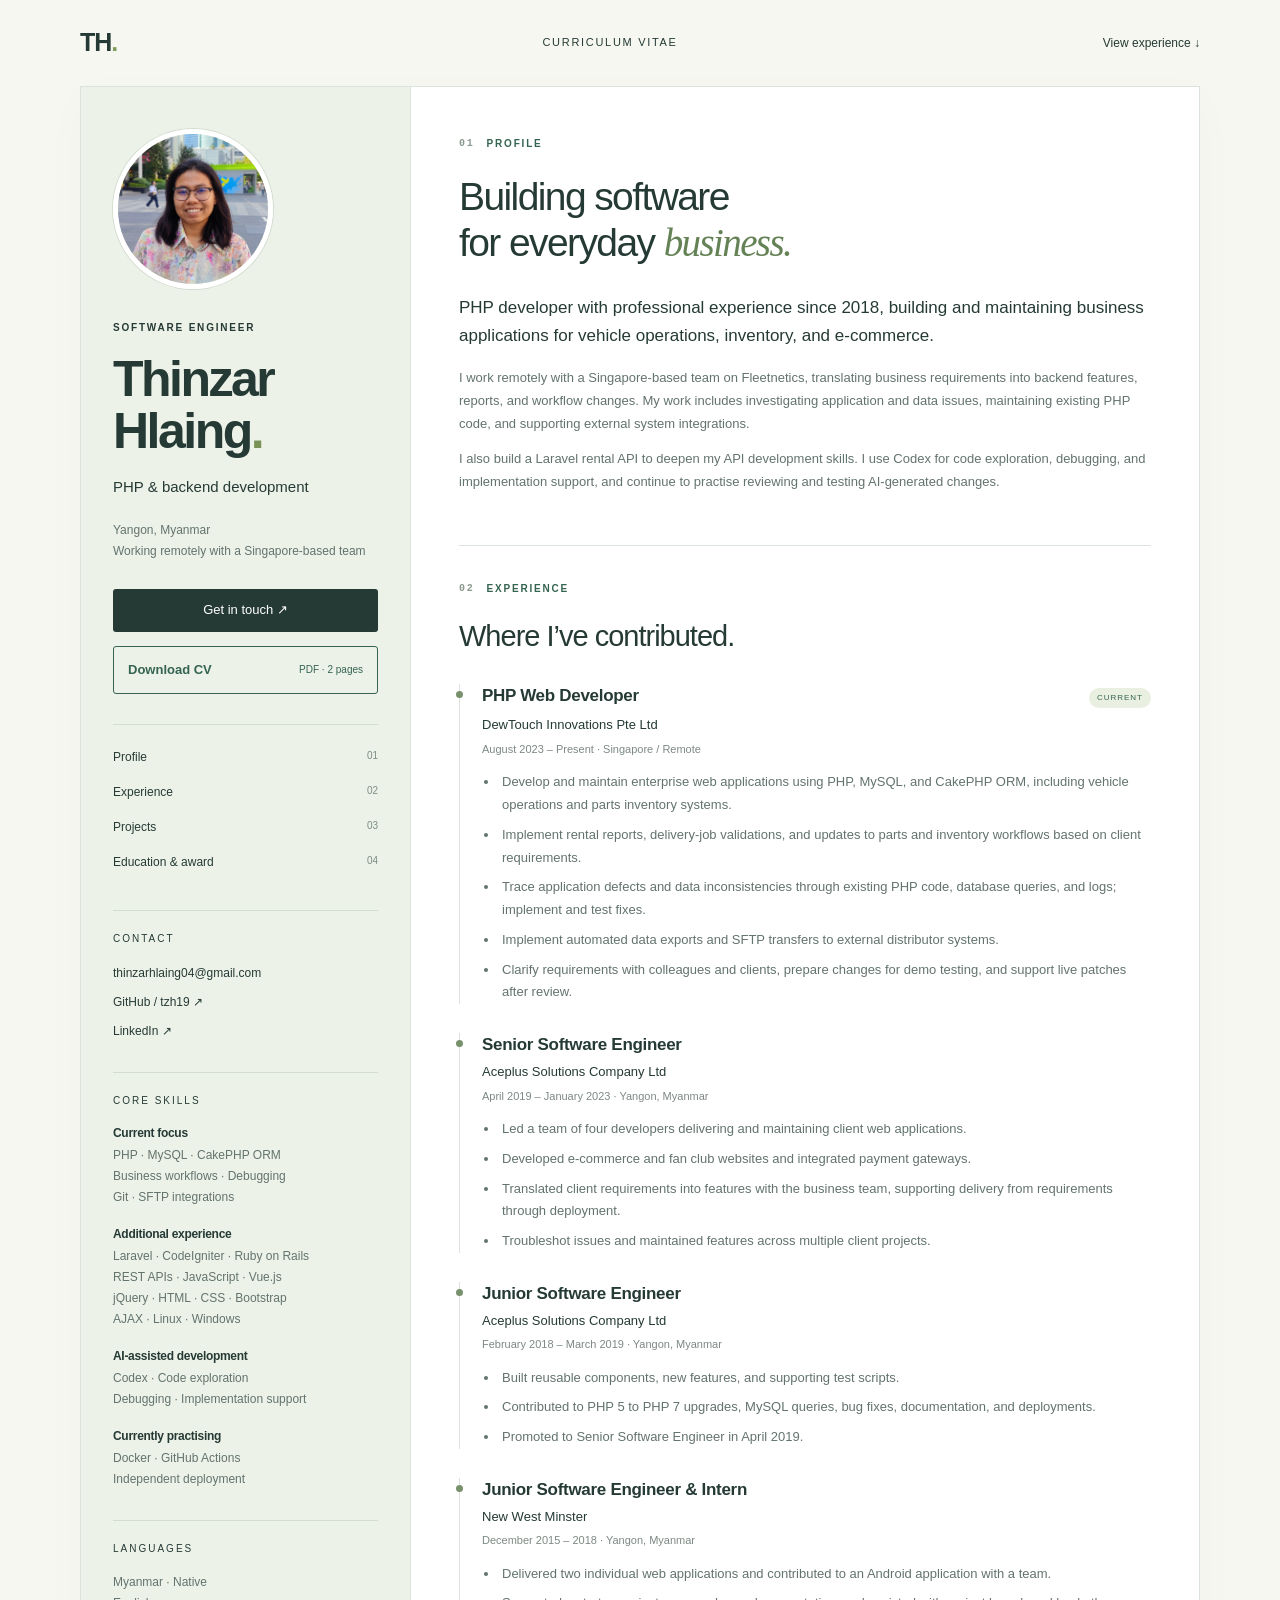
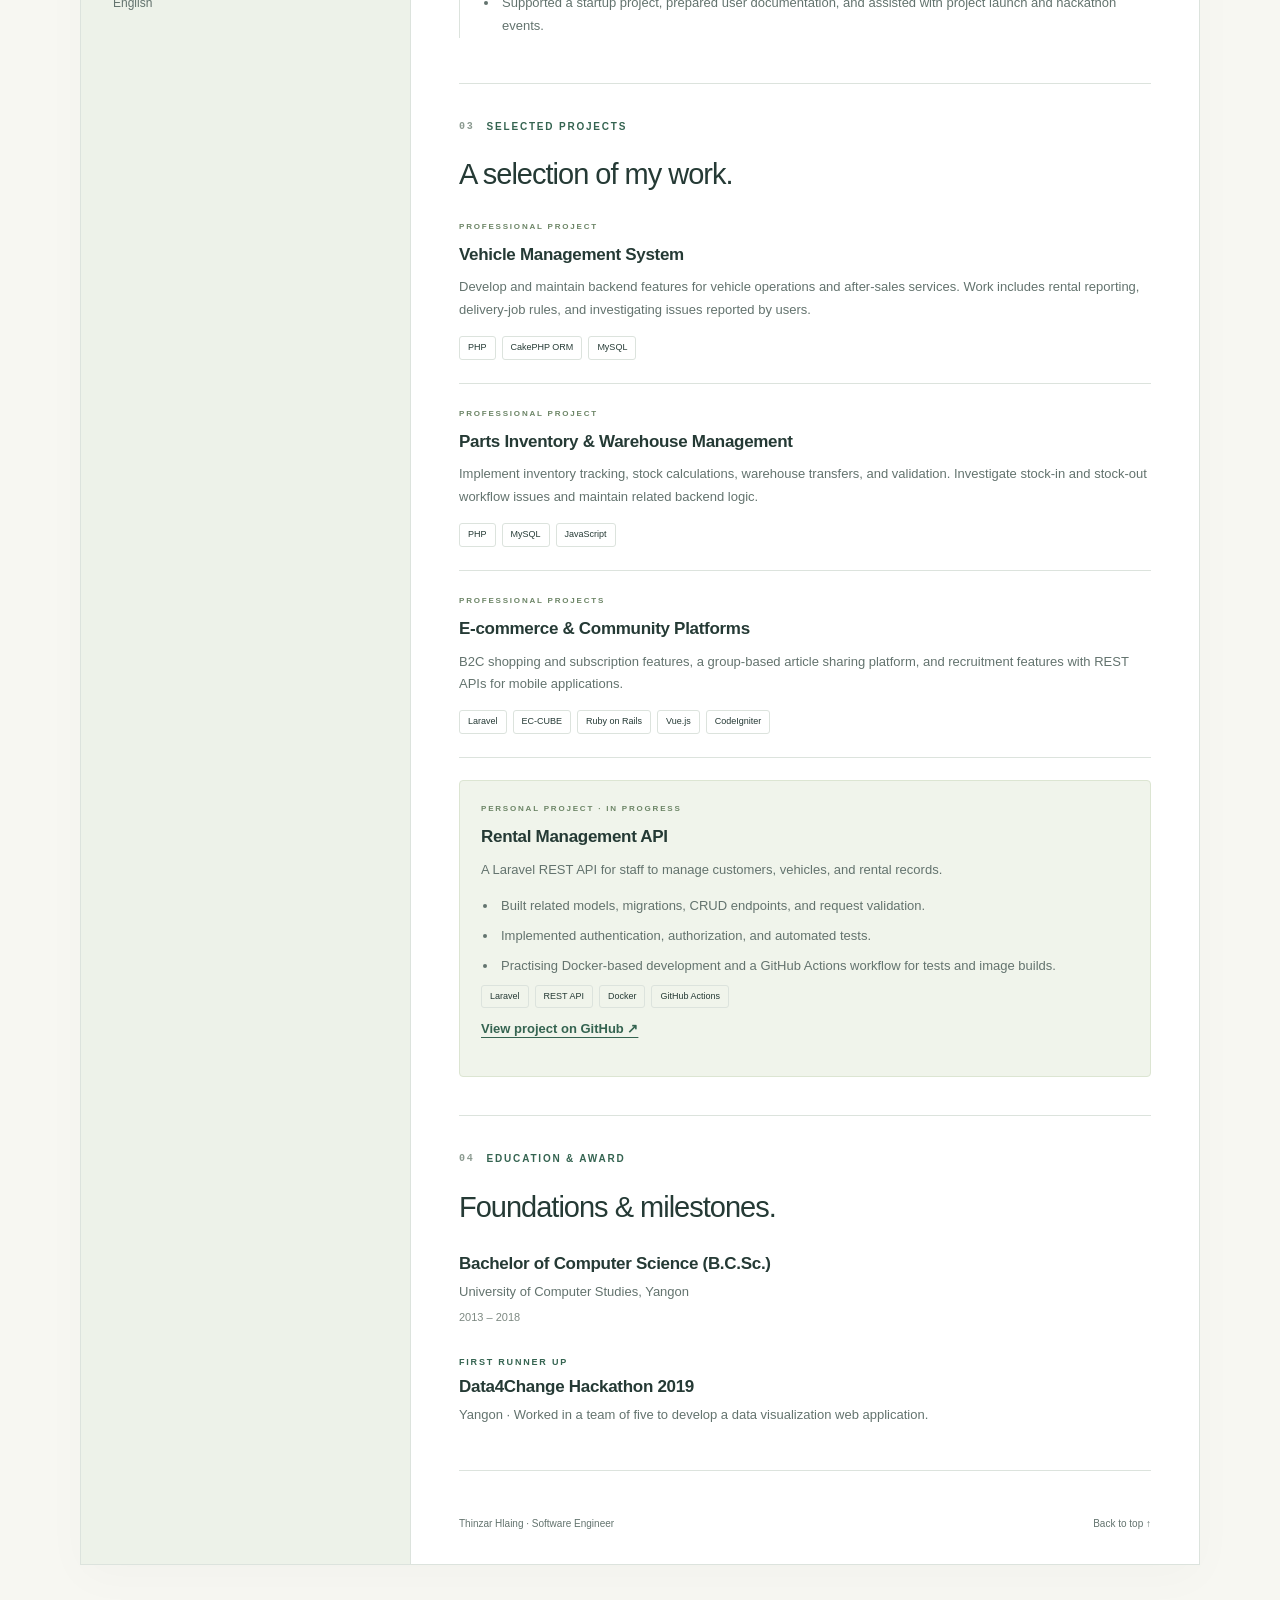
<file: index.html>
<!doctype html>
<html lang="en">
<head><meta charset="utf-8"><meta name="viewport" content="width=device-width, initial-scale=1"><meta name="description" content="Thinzar Hlaing — Software Engineer specializing in PHP and backend development."><title>Thinzar Hlaing | Software Engineer</title><link rel="stylesheet" href="styles.css"></head>
<body>
<a class="skip" href="#main">Skip to CV</a>
<header class="topbar"><a href="#main">TH<span>.</span></a><span>CURRICULUM VITAE</span><a href="#experience">View experience ↓</a></header>
<main id="main" class="resume">
<aside class="sidebar">
<img class="portrait" src="assets/thinzar-portrait.png" alt="Thinzar Hlaing smiling" width="160" height="160">
<p class="label">SOFTWARE ENGINEER</p><h1>Thinzar<br>Hlaing<span>.</span></h1><p class="role">PHP & backend development</p><p class="location">Yangon, Myanmar<br>Working remotely with a Singapore-based team</p>
<a class="contact-button" href="mailto:thinzarhlaing04@gmail.com">Get in touch ↗</a>
<a class="download-button" href="output/pdf/Thinzar-Hlaing-CV.pdf" download="Thinzar-Hlaing-CV.pdf">Download CV <span>PDF · 2 pages</span></a>
<nav aria-label="CV sections"><a href="#profile">Profile <span>01</span></a><a href="#experience">Experience <span>02</span></a><a href="#projects">Projects <span>03</span></a><a href="#education">Education & award <span>04</span></a></nav>
<section class="side-section"><h2>CONTACT</h2><a href="mailto:thinzarhlaing04@gmail.com">thinzarhlaing04@gmail.com</a><a href="https://github.com/tzh19">GitHub / tzh19 ↗</a><a href="https://www.linkedin.com/in/thinzar-hlaing">LinkedIn ↗</a></section>
<section class="side-section"><h2>CORE SKILLS</h2><h3>Current focus</h3><p>PHP · MySQL · CakePHP ORM<br>Business workflows · Debugging<br>Git · SFTP integrations</p><h3>Additional experience</h3><p>Laravel · CodeIgniter · Ruby on Rails<br>REST APIs · JavaScript · Vue.js<br>jQuery · HTML · CSS · Bootstrap<br>AJAX · Linux · Windows</p><h3>AI-assisted development</h3><p>Codex · Code exploration<br>Debugging · Implementation support</p><h3>Currently practising</h3><p>Docker · GitHub Actions<br>Independent deployment</p></section>
<section class="side-section"><h2>LANGUAGES</h2><p>Myanmar · Native<br>English</p></section>
</aside>
<div class="content">
<section id="profile" class="cv-section profile"><div class="section-label"><span>01</span> PROFILE</div><h2>Building software<br>for everyday <em>business.</em></h2><p class="intro">PHP developer with professional experience since 2018, building and maintaining business applications for vehicle operations, inventory, and e-commerce.</p><p>I work remotely with a Singapore-based team on Fleetnetics, translating business requirements into backend features, reports, and workflow changes. My work includes investigating application and data issues, maintaining existing PHP code, and supporting external system integrations.</p><p>I also build a Laravel rental API to deepen my API development skills. I use Codex for code exploration, debugging, and implementation support, and continue to practise reviewing and testing AI-generated changes.</p></section>
<section id="experience" class="cv-section"><div class="section-label"><span>02</span> EXPERIENCE</div><h2>Where I’ve contributed.</h2>
<article class="job"><div class="job-heading"><h3>PHP Web Developer</h3><span class="current">CURRENT</span></div><p class="company">DewTouch Innovations Pte Ltd</p><p class="meta">August 2023 – Present · Singapore / Remote</p><ul><li>Develop and maintain enterprise web applications using PHP, MySQL, and CakePHP ORM, including vehicle operations and parts inventory systems.</li><li>Implement rental reports, delivery-job validations, and updates to parts and inventory workflows based on client requirements.</li><li>Trace application defects and data inconsistencies through existing PHP code, database queries, and logs; implement and test fixes.</li><li>Implement automated data exports and SFTP transfers to external distributor systems.</li><li>Clarify requirements with colleagues and clients, prepare changes for demo testing, and support live patches after review.</li></ul></article>
<article class="job"><h3>Senior Software Engineer</h3><p class="company">Aceplus Solutions Company Ltd</p><p class="meta">April 2019 – January 2023 · Yangon, Myanmar</p><ul><li>Led a team of four developers delivering and maintaining client web applications.</li><li>Developed e-commerce and fan club websites and integrated payment gateways.</li><li>Translated client requirements into features with the business team, supporting delivery from requirements through deployment.</li><li>Troubleshot issues and maintained features across multiple client projects.</li></ul></article>
<article class="job"><h3>Junior Software Engineer</h3><p class="company">Aceplus Solutions Company Ltd</p><p class="meta">February 2018 – March 2019 · Yangon, Myanmar</p><ul><li>Built reusable components, new features, and supporting test scripts.</li><li>Contributed to PHP 5 to PHP 7 upgrades, MySQL queries, bug fixes, documentation, and deployments.</li><li>Promoted to Senior Software Engineer in April 2019.</li></ul></article>
<article class="job"><h3>Junior Software Engineer & Intern</h3><p class="company">New West Minster</p><p class="meta">December 2015 – 2018 · Yangon, Myanmar</p><ul><li>Delivered two individual web applications and contributed to an Android application with a team.</li><li>Supported a startup project, prepared user documentation, and assisted with project launch and hackathon events.</li></ul></article></section>
<section id="projects" class="cv-section"><div class="section-label"><span>03</span> SELECTED PROJECTS</div><h2>A selection of my work.</h2>
<article class="project"><p class="label">PROFESSIONAL PROJECT</p><h3>Vehicle Management System</h3><p>Develop and maintain backend features for vehicle operations and after-sales services. Work includes rental reporting, delivery-job rules, and investigating issues reported by users.</p><div class="tags"><span>PHP</span><span>CakePHP ORM</span><span>MySQL</span></div></article>
<article class="project"><p class="label">PROFESSIONAL PROJECT</p><h3>Parts Inventory & Warehouse Management</h3><p>Implement inventory tracking, stock calculations, warehouse transfers, and validation. Investigate stock-in and stock-out workflow issues and maintain related backend logic.</p><div class="tags"><span>PHP</span><span>MySQL</span><span>JavaScript</span></div></article>
<article class="project"><p class="label">PROFESSIONAL PROJECTS</p><h3>E-commerce & Community Platforms</h3><p>B2C shopping and subscription features, a group-based article sharing platform, and recruitment features with REST APIs for mobile applications.</p><div class="tags"><span>Laravel</span><span>EC-CUBE</span><span>Ruby on Rails</span><span>Vue.js</span><span>CodeIgniter</span></div></article>
<article class="project personal"><p class="label">PERSONAL PROJECT · IN PROGRESS</p><h3>Rental Management API</h3><p>A Laravel REST API for staff to manage customers, vehicles, and rental records.</p><ul><li>Built related models, migrations, CRUD endpoints, and request validation.</li><li>Implemented authentication, authorization, and automated tests.</li><li>Practising Docker-based development and a GitHub Actions workflow for tests and image builds.</li></ul><div class="tags"><span>Laravel</span><span>REST API</span><span>Docker</span><span>GitHub Actions</span></div><p><a class="project-link" href="https://github.com/tzh19/rental-api">View project on GitHub ↗</a></p></article></section>
<section id="education" class="cv-section"><div class="section-label"><span>04</span> EDUCATION & AWARD</div><h2>Foundations & milestones.</h2><article class="qualification"><h3>Bachelor of Computer Science (B.C.Sc.)</h3><p>University of Computer Studies, Yangon</p><p class="meta">2013 – 2018</p></article><article class="qualification"><p class="label">FIRST RUNNER UP</p><h3>Data4Change Hackathon 2019</h3><p>Yangon · Worked in a team of five to develop a data visualization web application.</p></article></section>
<footer><p>Thinzar Hlaing · Software Engineer</p><a href="#main">Back to top ↑</a></footer>
</div></main></body></html>
</file>
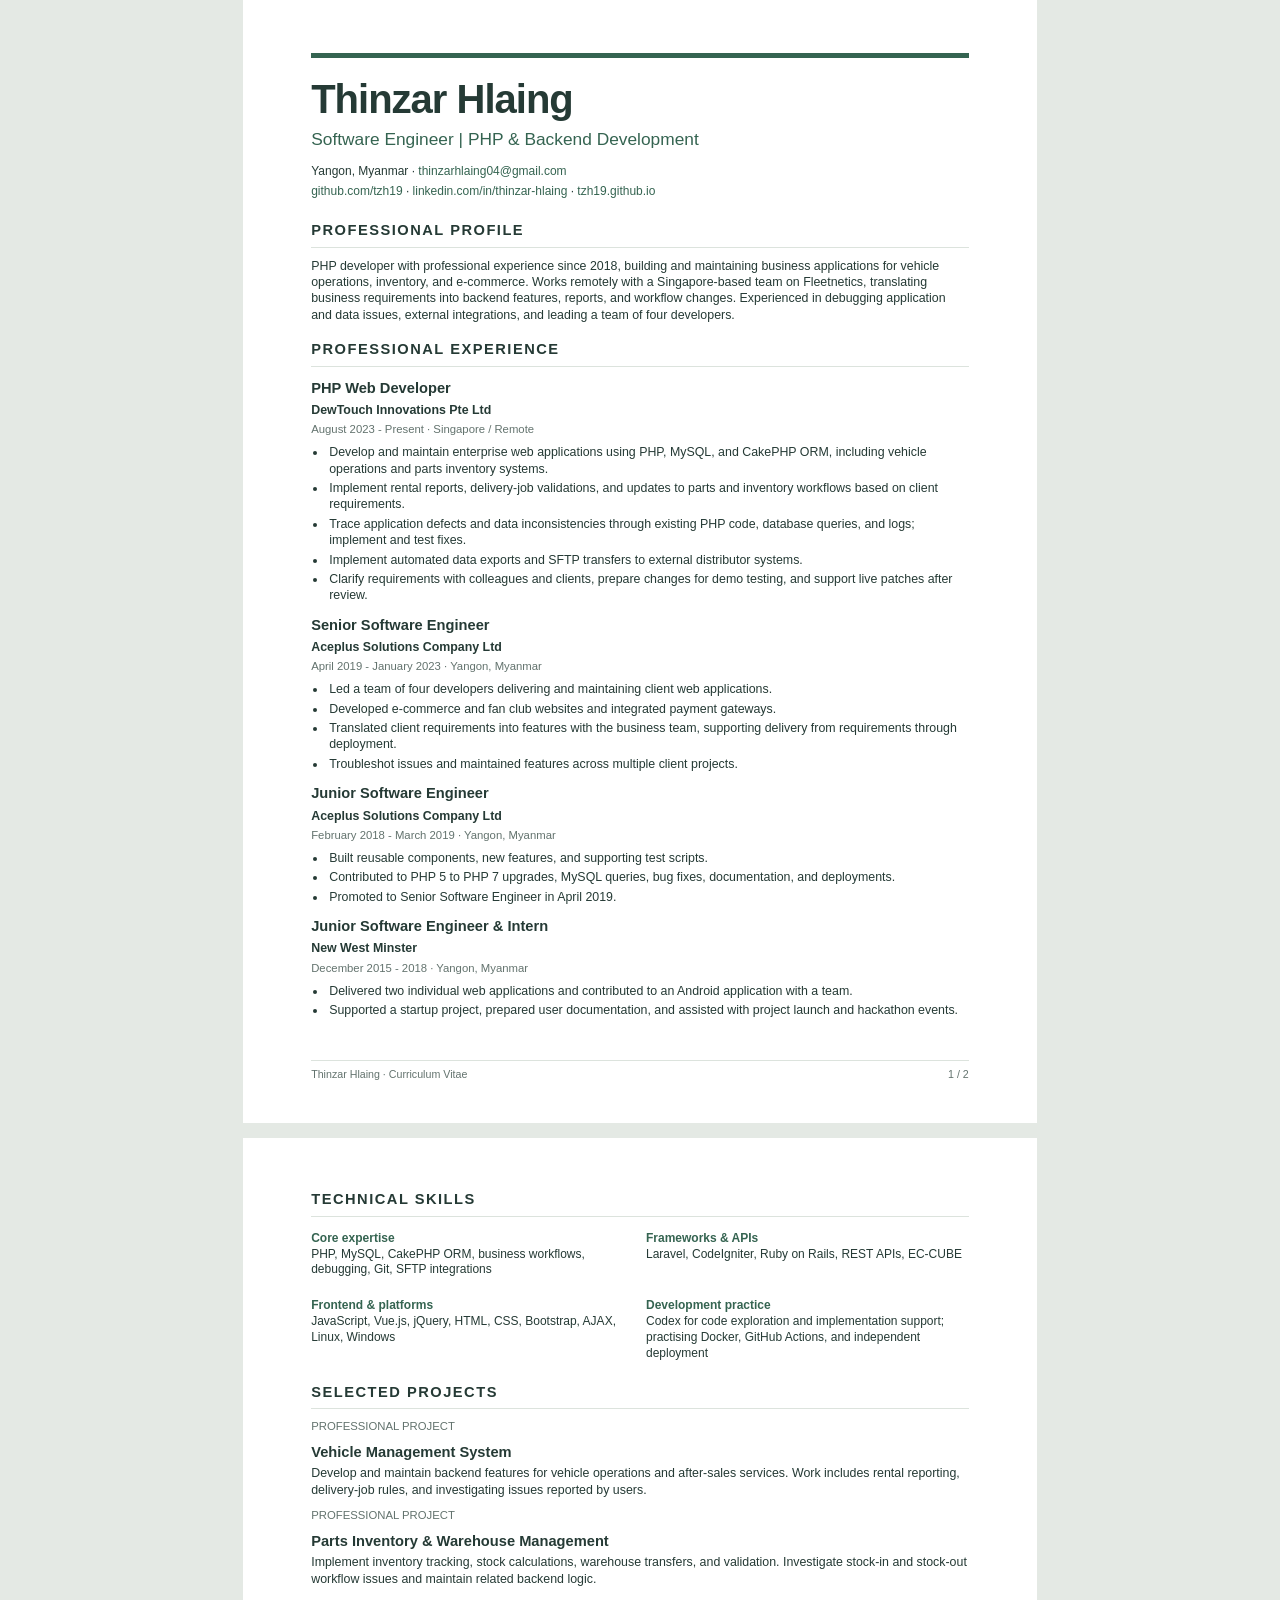
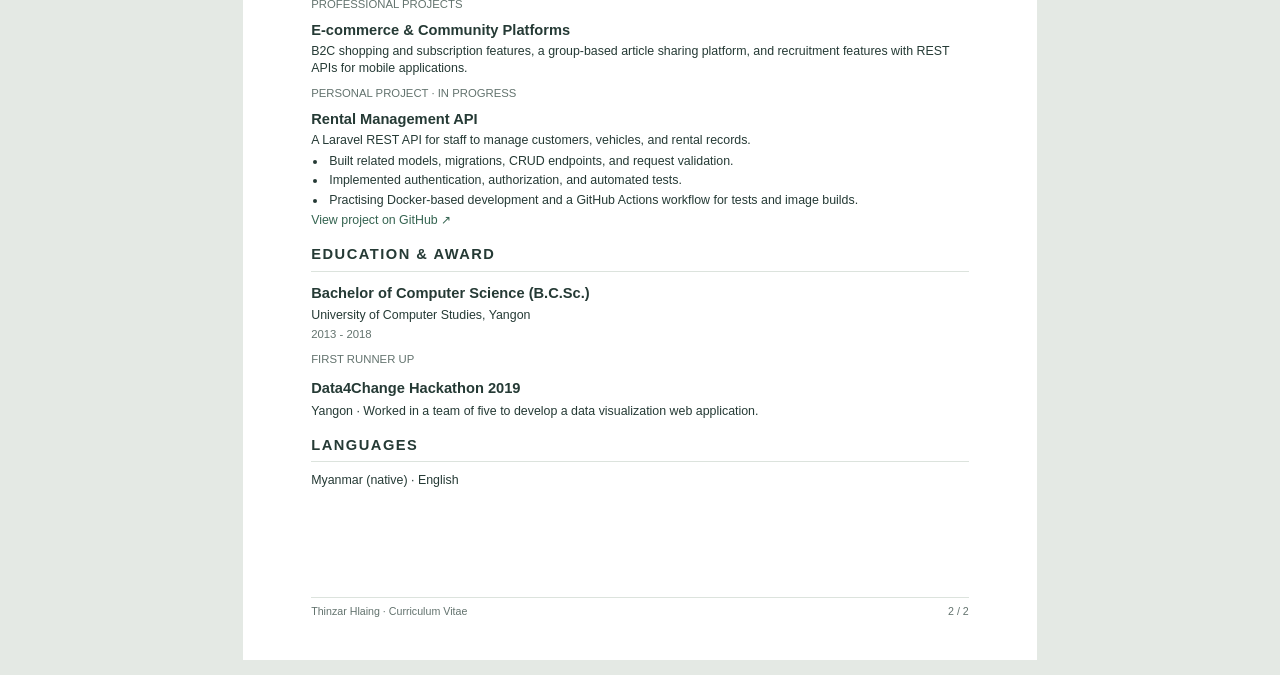
<file: output/pdf/Thinzar-Hlaing-CV.html>
<!doctype html><html lang="en"><meta charset="utf-8"><title>Thinzar Hlaing | CV</title><style>@page{size:A4;margin:0}*{box-sizing:border-box}body{margin:0;color:#253a35;font:9.3pt/1.32 Arial,sans-serif}.page{width:210mm;height:297mm;padding:14mm 18mm;position:relative;page-break-after:always}.page:last-child{page-break-after:auto}header{border-top:5px solid #356451;padding-top:15px;margin-bottom:20px}h1{font-size:30pt;letter-spacing:-1px;margin:0 0 2px}.role{font-size:13pt;color:#356451;margin:0 0 10px}.contact{font-size:9pt;line-height:1.7}a{color:#356451;text-decoration:none}h2{font-size:11pt;letter-spacing:1.5px;text-transform:uppercase;border-bottom:1px solid #dce3dd;padding-bottom:6px;margin:17px 0 10px}h3{font-size:11pt;margin:12px 0 1px}p{margin:4px 0}ul{padding-left:16px;margin:7px 0 12px}li{padding-left:2px;margin:3px 0}.company{font-weight:bold}.meta,.label{font-size:8.5pt;color:#63736e}.section-label,.current,.tags{display:none}.job-heading{display:block}.project{margin-bottom:10px}.project h3{margin-top:9px}.project p{margin:3px 0}.project ul{margin:4px 0}.skills{display:grid;grid-template-columns:1fr 1fr;gap:12px}.skills p{font-size:9pt}.skills strong{color:#356451}footer{position:absolute;bottom:11mm;left:18mm;right:18mm;border-top:1px solid #dce3dd;padding-top:6px;display:flex;justify-content:space-between;color:#63736e;font-size:8pt}.qualification{margin-bottom:10px}.page>section>h2{display:none}@media screen{body{background:#e4e9e4}.page{background:white;margin:0 auto 15px}}</style><div class="page"><header><h1>Thinzar Hlaing</h1><p class="role">Software Engineer | PHP & Backend Development</p><div class="contact">Yangon, Myanmar · <a href="mailto:thinzarhlaing04@gmail.com">thinzarhlaing04@gmail.com</a><br><a href="https://github.com/tzh19">github.com/tzh19</a> · <a href="https://www.linkedin.com/in/thinzar-hlaing">linkedin.com/in/thinzar-hlaing</a> · <a href="https://tzh19.github.io">tzh19.github.io</a></div></header><h2>Professional profile</h2><p>PHP developer with professional experience since 2018, building and maintaining business applications for vehicle operations, inventory, and e-commerce. Works remotely with a Singapore-based team on Fleetnetics, translating business requirements into backend features, reports, and workflow changes. Experienced in debugging application and data issues, external integrations, and leading a team of four developers.</p><h2>Professional experience</h2><section id="experience" class="cv-section"><div class="section-label"><span>02</span> EXPERIENCE</div><h2>Where I’ve contributed.</h2>
<article class="job"><div class="job-heading"><h3>PHP Web Developer</h3><span class="current">CURRENT</span></div><p class="company">DewTouch Innovations Pte Ltd</p><p class="meta">August 2023 - Present · Singapore / Remote</p><ul><li>Develop and maintain enterprise web applications using PHP, MySQL, and CakePHP ORM, including vehicle operations and parts inventory systems.</li><li>Implement rental reports, delivery-job validations, and updates to parts and inventory workflows based on client requirements.</li><li>Trace application defects and data inconsistencies through existing PHP code, database queries, and logs; implement and test fixes.</li><li>Implement automated data exports and SFTP transfers to external distributor systems.</li><li>Clarify requirements with colleagues and clients, prepare changes for demo testing, and support live patches after review.</li></ul></article>
<article class="job"><h3>Senior Software Engineer</h3><p class="company">Aceplus Solutions Company Ltd</p><p class="meta">April 2019 - January 2023 · Yangon, Myanmar</p><ul><li>Led a team of four developers delivering and maintaining client web applications.</li><li>Developed e-commerce and fan club websites and integrated payment gateways.</li><li>Translated client requirements into features with the business team, supporting delivery from requirements through deployment.</li><li>Troubleshot issues and maintained features across multiple client projects.</li></ul></article>
<article class="job"><h3>Junior Software Engineer</h3><p class="company">Aceplus Solutions Company Ltd</p><p class="meta">February 2018 - March 2019 · Yangon, Myanmar</p><ul><li>Built reusable components, new features, and supporting test scripts.</li><li>Contributed to PHP 5 to PHP 7 upgrades, MySQL queries, bug fixes, documentation, and deployments.</li><li>Promoted to Senior Software Engineer in April 2019.</li></ul></article>
<article class="job"><h3>Junior Software Engineer & Intern</h3><p class="company">New West Minster</p><p class="meta">December 2015 - 2018 · Yangon, Myanmar</p><ul><li>Delivered two individual web applications and contributed to an Android application with a team.</li><li>Supported a startup project, prepared user documentation, and assisted with project launch and hackathon events.</li></ul></article></section><footer><span>Thinzar Hlaing · Curriculum Vitae</span><span>1 / 2</span></footer></div><div class="page"><h2 style="margin-top:0">Technical skills</h2><div class="skills"><p><strong>Core expertise</strong><br>PHP, MySQL, CakePHP ORM, business workflows, debugging, Git, SFTP integrations</p><p><strong>Frameworks & APIs</strong><br>Laravel, CodeIgniter, Ruby on Rails, REST APIs, EC-CUBE</p><p><strong>Frontend & platforms</strong><br>JavaScript, Vue.js, jQuery, HTML, CSS, Bootstrap, AJAX, Linux, Windows</p><p><strong>Development practice</strong><br>Codex for code exploration and implementation support; practising Docker, GitHub Actions, and independent deployment</p></div><h2>Selected projects</h2><section id="projects" class="cv-section"><div class="section-label"><span>03</span> SELECTED PROJECTS</div><h2>A selection of my work.</h2>
<article class="project"><p class="label">PROFESSIONAL PROJECT</p><h3>Vehicle Management System</h3><p>Develop and maintain backend features for vehicle operations and after-sales services. Work includes rental reporting, delivery-job rules, and investigating issues reported by users.</p><div class="tags"><span>PHP</span><span>CakePHP ORM</span><span>MySQL</span></div></article>
<article class="project"><p class="label">PROFESSIONAL PROJECT</p><h3>Parts Inventory & Warehouse Management</h3><p>Implement inventory tracking, stock calculations, warehouse transfers, and validation. Investigate stock-in and stock-out workflow issues and maintain related backend logic.</p><div class="tags"><span>PHP</span><span>MySQL</span><span>JavaScript</span></div></article>
<article class="project"><p class="label">PROFESSIONAL PROJECTS</p><h3>E-commerce & Community Platforms</h3><p>B2C shopping and subscription features, a group-based article sharing platform, and recruitment features with REST APIs for mobile applications.</p><div class="tags"><span>Laravel</span><span>EC-CUBE</span><span>Ruby on Rails</span><span>Vue.js</span><span>CodeIgniter</span></div></article>
<article class="project personal"><p class="label">PERSONAL PROJECT · IN PROGRESS</p><h3>Rental Management API</h3><p>A Laravel REST API for staff to manage customers, vehicles, and rental records.</p><ul><li>Built related models, migrations, CRUD endpoints, and request validation.</li><li>Implemented authentication, authorization, and automated tests.</li><li>Practising Docker-based development and a GitHub Actions workflow for tests and image builds.</li></ul><div class="tags"><span>Laravel</span><span>REST API</span><span>Docker</span><span>GitHub Actions</span></div><p><a class="project-link" href="https://github.com/tzh19/rental-api">View project on GitHub ↗</a></p></article></section><h2>Education & award</h2><section id="education" class="cv-section"><div class="section-label"><span>04</span> EDUCATION & AWARD</div><h2>Foundations & milestones.</h2><article class="qualification"><h3>Bachelor of Computer Science (B.C.Sc.)</h3><p>University of Computer Studies, Yangon</p><p class="meta">2013 - 2018</p></article><article class="qualification"><p class="label">FIRST RUNNER UP</p><h3>Data4Change Hackathon 2019</h3><p>Yangon · Worked in a team of five to develop a data visualization web application.</p></article></section><h2>Languages</h2><p>Myanmar (native) · English</p><footer><span>Thinzar Hlaing · Curriculum Vitae</span><span>2 / 2</span></footer></div></html>
</file>
<file: styles.css>
:root{--paper:#f7f7f2;--white:#fff;--ink:#253a35;--muted:#63736e;--line:#dce3dd;--green:#356451;--soft:#edf2e9}*{box-sizing:border-box}html{scroll-behavior:smooth;scroll-padding-top:28px}body{margin:0;background:var(--paper);font:15px/1.75 'Segoe UI',Arial,sans-serif;color:var(--ink)}a{color:inherit;text-decoration:none}a:hover{text-decoration:underline}a:focus-visible{outline:3px solid #709743;outline-offset:5px}.skip{position:absolute;top:-80px;background:var(--ink);color:white;padding:10px}.skip:focus{top:0}.topbar{max-width:1120px;margin:auto;display:flex;justify-content:space-between;align-items:center;height:86px;font-size:11px;letter-spacing:1.7px}.topbar>a:first-child{font-size:25px;font-weight:800;letter-spacing:-1px}.topbar>a:first-child span{color:#819c59}.topbar>a:last-child{letter-spacing:0;font-size:12px}.resume{max-width:1120px;margin:0 auto 65px;background:white;border:1px solid var(--line);display:grid;grid-template-columns:330px 1fr;box-shadow:0 12px 45px #253a3506}.sidebar{padding:42px 32px;background:var(--soft);border-right:1px solid var(--line)}.monogram{height:83px;width:83px;border-radius:50%;background:#dce5d2;display:flex;align-items:center;justify-content:center;font:italic 40px Georgia,serif;letter-spacing:-3px;margin-bottom:40px}.monogram span{font:22px Arial;align-self:flex-start;margin-top:11px}.label,.section-label{font-size:10px;letter-spacing:1.8px;font-weight:600}.sidebar h1{font-size:50px;line-height:1.05;letter-spacing:-2.5px;margin:16px 0}.sidebar h1 span{color:#789154}.role{font-size:15px;font-weight:500;margin:0 0 20px}.location{font-size:12px;color:var(--muted);line-height:1.8}.contact-button{display:block;text-align:center;background:var(--ink);color:white;padding:10px 14px;margin:26px 0 35px;font-size:13px;border-radius:3px}nav{border-top:1px solid #d2dccf;padding-top:15px}nav a{display:flex;justify-content:space-between;font-size:12px;padding:7px 0}nav span{font-size:10px;color:#7c8d83}.side-section{border-top:1px solid #d2dccf;margin-top:30px;padding-top:22px}.side-section h2{font-size:10px;letter-spacing:2px;margin:0 0 17px}.side-section>a{display:block;font-size:12px;overflow-wrap:anywhere;margin:8px 0}.side-section h3{font-size:12px;margin:18px 0 3px;font-weight:600}.side-section p{font-size:12px;color:var(--muted);margin:0}.content{padding:48px 48px 22px;min-width:0}.cv-section{padding-bottom:38px;margin-bottom:34px;border-bottom:1px solid var(--line)}.section-label{display:flex;align-items:center;gap:12px;color:var(--green);margin-bottom:21px}.section-label span{font-family:monospace;font-size:10px;color:#8b9a90}h2{font-size:29px;line-height:1.25;font-weight:500;letter-spacing:-1px;margin:0 0 27px}.profile h2{font-size:39px;letter-spacing:-1.6px;line-height:1.2}em{font-family:Georgia,serif;font-weight:400;color:#648255}.content p,.content li{color:var(--muted);font-size:13px}.content .intro{font-size:17px;line-height:1.65;color:var(--ink)}.highlights{display:grid;grid-template-columns:1fr 1fr;gap:20px;background:var(--paper);padding:20px;margin-top:26px}.highlights strong,.highlights span{display:block}.highlights strong{font-size:12px;font-weight:600}.highlights span{font-size:10px;color:var(--muted);margin-top:4px}h3{font-size:17px;line-height:1.4;font-weight:600;letter-spacing:-.3px;margin:0 0 4px}.job{border-left:1px solid var(--line);padding-left:22px;position:relative;margin-top:29px}.job:before{content:'';position:absolute;top:7px;left:-4px;width:7px;height:7px;border-radius:50%;background:#78916d}.job-heading{display:flex;align-items:center;justify-content:space-between;gap:10px}.current{font-size:8px;letter-spacing:1px;background:#e9f0e1;color:var(--green);border-radius:20px;padding:3px 8px}.content .company{color:var(--ink);font-size:13px;margin:3px 0}.content .meta{font-size:11px;color:#7d8982;margin:3px 0 12px}ul{padding-left:17px;margin:12px 0 0}li{padding-left:3px;margin-bottom:7px}.project{padding:23px 0;border-bottom:1px solid var(--line)}.project:last-child{border-bottom:0;padding-bottom:0}.project:first-of-type{padding-top:0}.project .label{font-size:8px;color:#6c8566;margin:0 0 9px}.project p{margin:10px 0 14px}.tags{display:flex;gap:6px;flex-wrap:wrap}.tags span{font-size:9px;border:1px solid var(--line);border-radius:3px;padding:3px 8px}.personal{margin-top:22px;padding:21px!important;background:#f0f4eb;border:1px solid #dce5d2!important;border-radius:4px}.qualification{margin-top:27px}.qualification p{margin:5px 0}.qualification .label{font-size:9px;color:var(--green)}footer{display:flex;justify-content:space-between;gap:20px;align-items:center}footer p,footer a{font-size:10px!important;color:var(--muted)}@media(max-width:900px){.topbar{margin-inline:24px}.resume{margin-inline:24px;grid-template-columns:275px 1fr}.sidebar{padding:32px 24px}.content{padding:35px 28px}.sidebar h1{font-size:43px}.profile h2{font-size:33px}.highlights{grid-template-columns:1fr;gap:15px}}@media(max-width:650px){.topbar{height:68px;margin-inline:20px}.topbar>span{font-size:8px}.resume{margin:0 14px 25px;grid-template-columns:1fr}.sidebar{border-right:0;border-bottom:1px solid var(--line);padding:30px 24px}.monogram{margin-bottom:24px;height:65px;width:65px;font-size:32px}.sidebar h1{font-size:46px}.sidebar h1 br{display:none}.sidebar h1 br:after{content:' '}.sidebar h1{max-width:300px}.contact-button{max-width:245px;margin-bottom:24px}nav{display:grid;grid-template-columns:1fr 1fr;gap:0 24px}.side-section{margin-top:22px;padding-top:18px}.side-section p{max-width:100%}.content{padding:32px 24px 18px}.profile h2{font-size:34px}.highlights{grid-template-columns:1fr 1fr;padding:15px;gap:12px}.job{padding-left:17px}h2{font-size:27px}.cv-section{margin-bottom:28px;padding-bottom:28px}.job-heading{align-items:start}.current{white-space:nowrap}.section-label{margin-bottom:18px}footer{align-items:start}}@media(prefers-reduced-motion:reduce){html{scroll-behavior:auto}}@media print{body{background:white;font-size:10pt}.topbar,nav,.contact-button,.skip,footer{display:none}.resume{display:block;max-width:none;margin:0;border:0;box-shadow:none}.sidebar{background:white;border:0;padding:0 0 18px}.monogram,.side-section{display:none}.sidebar h1{font-size:30px}.sidebar h1 br{display:none}.sidebar h1 br:after{content:' '}.sidebar>.label,.location{display:none}.content{padding:0}.cv-section{margin-bottom:18px;padding-bottom:18px}.profile h2{font-size:24px}.job,.project,.qualification{break-inside:avoid}h2{font-size:21px}.content p,.content li{font-size:10pt}.highlights{display:none}a{color:inherit}}
.portrait{display:block;width:160px;height:160px;object-fit:cover;border-radius:50%;margin-bottom:30px;border:5px solid #fff;box-shadow:0 0 0 1px #d2dccf}@media(max-width:650px){.portrait{width:140px;height:140px;margin-bottom:24px}}@media print{.portrait{width:90px;height:90px;float:right;margin:0 0 12px 20px}}
.project-link{color:var(--green);font-weight:600;text-decoration:underline;text-underline-offset:4px}.project-link:hover{color:var(--ink)}

.download-button{display:flex;align-items:center;justify-content:space-between;gap:10px;padding:12px 14px;margin:-21px 0 30px;border:1px solid var(--green);border-radius:3px;color:var(--green);font-size:13px;font-weight:600}.download-button span{font-size:10px;font-weight:400;white-space:nowrap}.download-button:hover{background:#e0e9da;text-decoration:none}@media(max-width:650px){.download-button{max-width:245px;margin-top:-10px;margin-bottom:24px}}@media print{.download-button{display:none}}
</file>
